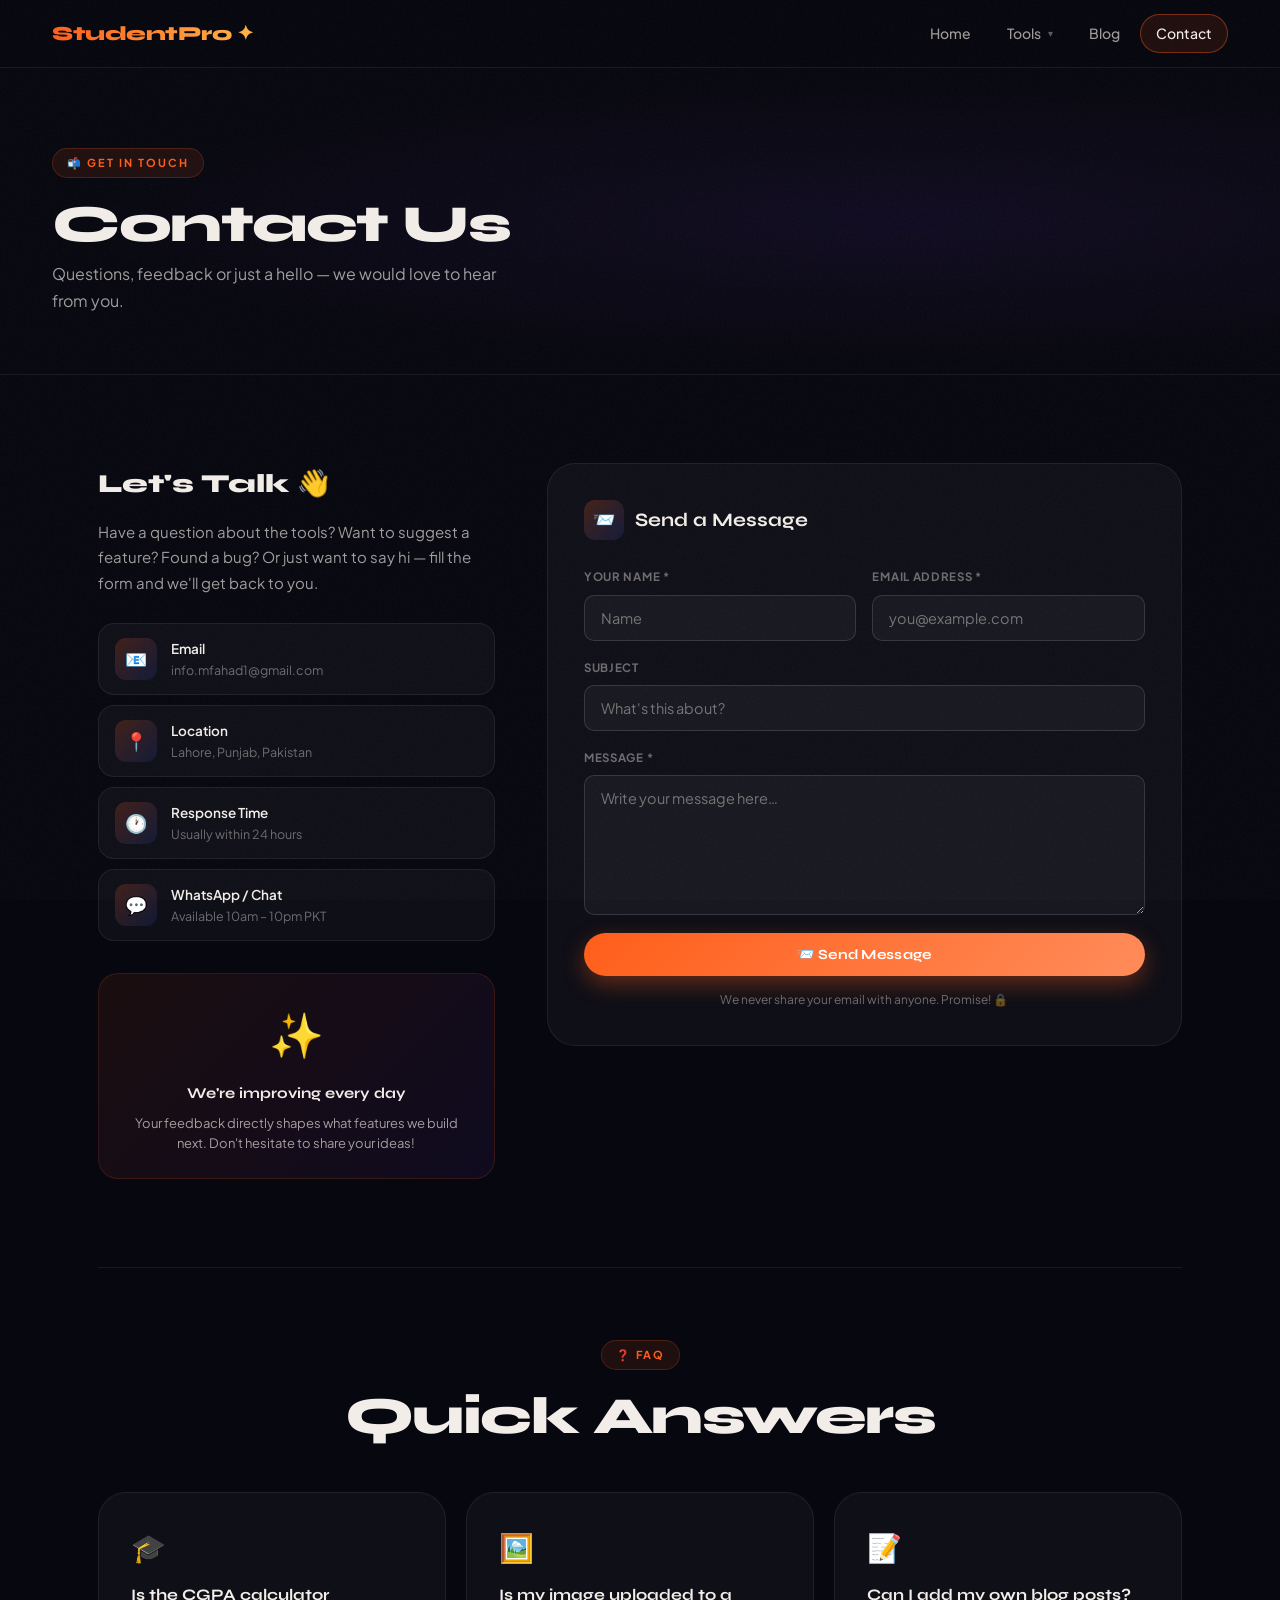
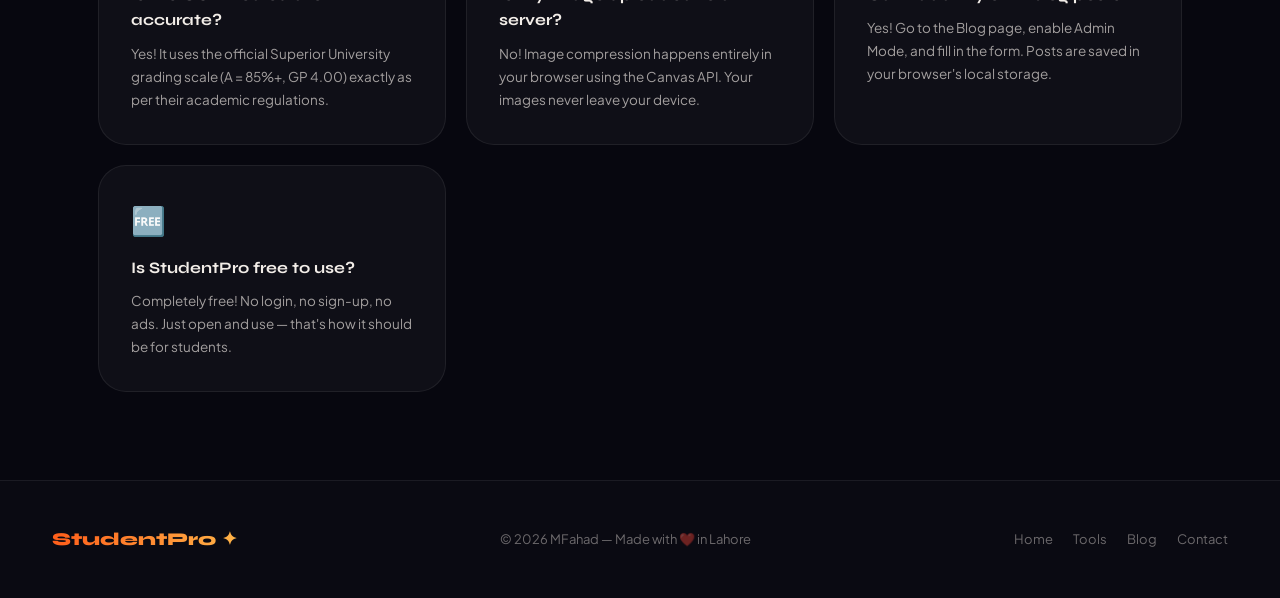
<file: contact.html>
<!DOCTYPE html>
<html lang="en">
<head>
<meta charset="UTF-8">
<meta name="viewport" content="width=device-width, initial-scale=1.0">
<title>StudentPro — Contact</title>
<link rel="stylesheet" href="style.css">
</head>
<body>

<!-- NAVBAR -->
<nav class="navbar">
  <a href="index.html" class="nav-logo">StudentPro ✦</a>
  <div class="nav-links">
    <a href="index.html">Home</a>
    <div class="nav-dropdown">
      <a href="tools.html" style="display:flex;align-items:center;gap:4px">
        Tools <span class="dropdown-arrow">▾</span>
      </a>
      <div class="nav-dropdown-menu">
        <a class="dropdown-item" href="tools.html?tool=age">
          <div class="di-icon">🎂</div><div><strong style="font-size:13px;font-family:'Syne',sans-serif">Age Finder</strong><br><span style="font-size:11px;color:var(--muted)">DOB → Exact Age</span></div>
        </a>
        <a class="dropdown-item" href="tools.html?tool=cgpa">
          <div class="di-icon">🎓</div><div><strong style="font-size:13px;font-family:'Syne',sans-serif">CGPA Calculator</strong><br><span style="font-size:11px;color:var(--muted)">University Grading</span></div>
        </a>
        <a class="dropdown-item" href="tools.html?tool=image">
          <div class="di-icon">🖼️</div><div><strong style="font-size:13px;font-family:'Syne',sans-serif">Image Compressor</strong><br><span style="font-size:11px;color:var(--muted)">Resize & Compress</span></div>
        </a>
      </div>
    </div>
    <a href="blog.html">Blog</a>
    <a href="contact.html" class="active">Contact</a>
  </div>
</nav>

<div class="page">

  <!-- PAGE HERO -->
  <div class="page-hero" style="background:radial-gradient(ellipse at 70% 50%,rgba(124,58,237,.08) 0%,transparent 65%)">
    <div class="page-hero-inner">
      <div class="section-tag">📬 Get In Touch</div>
      <h1 class="section-title" style="margin-bottom:8px">Contact Us</h1>
      <p class="section-sub">Questions, feedback or just a hello — we would love to hear from you.</p>
    </div>
  </div>

  <section class="section">
    <div class="container">
      <div class="contact-layout">

        <!-- LEFT INFO -->
        <div class="fade-up">
          <h3 class="contact-info" style="font-family:'Syne',sans-serif;font-size:26px;font-weight:800;margin-bottom:14px">Let's Talk 👋</h3>
          <p style="color:var(--muted2);line-height:1.7;margin-bottom:28px;font-size:15px">
            Have a question about the tools? Want to suggest a feature? Found a bug? Or just want to say hi — fill the form and we'll get back to you.
          </p>

          <div class="c-item fade-up">
            <div class="c-icon">📧</div>
            <div class="c-item-text">
              <p>Email</p>
              <p>info.mfahad1@gmail.com</p>
            </div>
          </div>

          <div class="c-item fade-up">
            <div class="c-icon">📍</div>
            <div class="c-item-text">
              <p>Location</p>
              <p>Lahore, Punjab, Pakistan</p>
            </div>
          </div>

          <div class="c-item fade-up">
            <div class="c-icon">🕐</div>
            <div class="c-item-text">
              <p>Response Time</p>
              <p>Usually within 24 hours</p>
            </div>
          </div>

          <div class="c-item fade-up">
            <div class="c-icon">💬</div>
            <div class="c-item-text">
              <p>WhatsApp / Chat</p>
              <p>Available 10am – 10pm PKT</p>
            </div>
          </div>

          <!-- Mini illustration -->
          <div style="margin-top:32px;padding:24px;background:linear-gradient(135deg,rgba(255,94,26,.08),rgba(124,58,237,.08));border:1px solid rgba(255,94,26,.15);border-radius:20px;text-align:center">
            <div style="font-size:44px;margin-bottom:12px">✨</div>
            <p style="font-family:'Syne',sans-serif;font-size:15px;font-weight:700;margin-bottom:8px">We're improving every day</p>
            <p style="font-size:13px;color:var(--muted2);line-height:1.6">Your feedback directly shapes what features we build next. Don't hesitate to share your ideas!</p>
          </div>
        </div>

        <!-- RIGHT FORM -->
        <div class="card fade-up" style="padding:36px">
          <div class="card-title" style="margin-bottom:28px"><div class="card-icon">📨</div> Send a Message</div>

          <div class="form-2col" style="margin-bottom:18px">
            <div>
              <label class="form-label">Your Name *</label>
              <input type="text" id="cName" placeholder="Name" style="margin-bottom:0">
            </div>
            <div>
              <label class="form-label">Email Address *</label>
              <input type="email" id="cEmail" placeholder="you@example.com" style="margin-bottom:0">
            </div>
          </div>

          <label class="form-label">Subject</label>
          <input type="text" id="cSubject" placeholder="What's this about?">

          <label class="form-label">Message *</label>
          <textarea id="cMsg" placeholder="Write your message here…" style="min-height:140px"></textarea>

          <button class="btn btn-orange btn-full" onclick="submitContact()">📨 Send Message</button>

          <div class="success-toast" id="contactToast">
            ✅ Message sent successfully! We'll get back to you within 24 hours.
          </div>

          <p style="font-size:12px;color:var(--muted);margin-top:14px;text-align:center">
            We never share your email with anyone. Promise! 🔒
          </p>
        </div>

      </div>
    </div>
  </section>

  <!-- FAQ SECTION -->
  <section class="section" style="padding-top:0">
    <div class="container">
      <hr class="divider" style="margin-bottom:72px">
      <div style="text-align:center;margin-bottom:48px" class="fade-up">
        <div class="section-tag">❓ FAQ</div>
        <h2 class="section-title">Quick Answers</h2>
      </div>
      <div style="display:grid;grid-template-columns:repeat(auto-fill,minmax(280px,1fr));gap:20px">
        <div class="card fade-up">
          <div style="font-size:28px;margin-bottom:12px">🎓</div>
          <h4 style="font-family:'Syne',sans-serif;font-weight:700;margin-bottom:10px">Is the CGPA calculator accurate?</h4>
          <p style="color:var(--muted2);font-size:13.5px;line-height:1.7">Yes! It uses the official Superior University grading scale (A = 85%+, GP 4.00) exactly as per their academic regulations.</p>
        </div>
        <div class="card fade-up">
          <div style="font-size:28px;margin-bottom:12px">🖼️</div>
          <h4 style="font-family:'Syne',sans-serif;font-weight:700;margin-bottom:10px">Is my image uploaded to a server?</h4>
          <p style="color:var(--muted2);font-size:13.5px;line-height:1.7">No! Image compression happens entirely in your browser using the Canvas API. Your images never leave your device.</p>
        </div>
        <div class="card fade-up">
          <div style="font-size:28px;margin-bottom:12px">📝</div>
          <h4 style="font-family:'Syne',sans-serif;font-weight:700;margin-bottom:10px">Can I add my own blog posts?</h4>
          <p style="color:var(--muted2);font-size:13.5px;line-height:1.7">Yes! Go to the Blog page, enable Admin Mode, and fill in the form. Posts are saved in your browser's local storage.</p>
        </div>
        <div class="card fade-up">
          <div style="font-size:28px;margin-bottom:12px">🆓</div>
          <h4 style="font-family:'Syne',sans-serif;font-weight:700;margin-bottom:10px">Is StudentPro free to use?</h4>
          <p style="color:var(--muted2);font-size:13.5px;line-height:1.7">Completely free! No login, no sign-up, no ads. Just open and use — that's how it should be for students.</p>
        </div>
      </div>
    </div>
  </section>

</div><!-- end .page -->

<!-- FOOTER -->
<footer class="footer">
  <span class="footer-logo">StudentPro ✦</span>
  <p>© 2026 MFahad — Made with ❤️ in Lahore</p>
  <div class="footer-links">
    <a href="index.html">Home</a>
    <a href="tools.html">Tools</a>
    <a href="blog.html">Blog</a>
    <a href="contact.html">Contact</a>
  </div>
</footer>

<script src="script.js"></script>
</body>
</html>
</file>
<file: style.css>
@import url('https://fonts.googleapis.com/css2?family=Syne:wght@400;600;700;800&family=Plus+Jakarta+Sans:wght@300;400;500;600&display=swap');

/* ═══════════════════════════════════════════════════
   ROOT VARIABLES
═══════════════════════════════════════════════════ */
:root {
  --orange:  #ff5e1a;
  --orange2: #ff8c5a;
  --amber:   #ffb347;
  --blue:    #1e40af;
  --blue2:   #3b82f6;
  --teal:    #0d9488;
  --purple:  #7c3aed;
  --bg:      #07070f;
  --bg2:     #0e0e1c;
  --card:    rgba(255,255,255,0.035);
  --card2:   rgba(255,255,255,0.065);
  --border:  rgba(255,255,255,0.07);
  --border2: rgba(255,255,255,0.13);
  --text:    #f2ede8;
  --muted:   rgba(242,237,232,0.42);
  --muted2:  rgba(242,237,232,0.65);
  --r-sm:    10px;
  --r-md:    16px;
  --r-lg:    22px;
  --r-xl:    28px;
}

/* ═══════════════════════════════════════════════════
   RESET & BASE
═══════════════════════════════════════════════════ */
*, *::before, *::after { margin:0; padding:0; box-sizing:border-box; }
html { scroll-behavior:smooth; }
body {
  font-family:'Plus Jakarta Sans',sans-serif;
  background:var(--bg);
  color:var(--text);
  min-height:100vh;
  overflow-x:hidden;
  line-height:1.6;
}
::selection { background:rgba(255,94,26,.28); color:var(--text); }

/* Subtle grain texture */
body::after {
  content:'';
  position:fixed; inset:0; pointer-events:none; z-index:9998;
  background-image:url("data:image/svg+xml,%3Csvg viewBox='0 0 512 512' xmlns='http://www.w3.org/2000/svg'%3E%3Cfilter id='n'%3E%3CfeTurbulence type='fractalNoise' baseFrequency='0.78' numOctaves='4' stitchTiles='stitch'/%3E%3C/filter%3E%3Crect width='100%25' height='100%25' filter='url(%23n)' opacity='0.03'/%3E%3C/svg%3E");
}

/* ═══════════════════════════════════════════════════
   NAVBAR
═══════════════════════════════════════════════════ */
.navbar {
  position:fixed; top:0; left:0; right:0; z-index:1000;
  display:flex; align-items:center; justify-content:space-between;
  padding:0 52px; height:68px;
  background:rgba(7,7,15,0.72);
  backdrop-filter:blur(28px); -webkit-backdrop-filter:blur(28px);
  border-bottom:1px solid var(--border);
}
.nav-logo {
  font-family:'Syne',sans-serif; font-weight:800; font-size:20px;
  background:linear-gradient(90deg,var(--orange),var(--amber));
  -webkit-background-clip:text; -webkit-text-fill-color:transparent;
  text-decoration:none; letter-spacing:-.5px; flex-shrink:0;
}
.nav-links { display:flex; align-items:center; gap:4px; }
.nav-links a {
  color:var(--muted2); text-decoration:none;
  font-size:14px; font-weight:500;
  padding:7px 15px; border-radius:50px;
  transition:all .2s; border:1px solid transparent;
}
.nav-links a:hover  { color:var(--text); border-color:var(--border2); background:var(--card2); }
.nav-links a.active { color:var(--text); border-color:rgba(255,94,26,.4); background:rgba(255,94,26,.1); }

/* Dropdown */
.nav-dropdown { position:relative; }
.nav-dropdown-menu {
  position:absolute; top:calc(100% + 14px); left:50%;
  transform:translateX(-50%) translateY(-8px);
  background:var(--bg2); border:1px solid var(--border2);
  border-radius:var(--r-lg); padding:10px; min-width:230px;
  opacity:0; visibility:hidden; pointer-events:none;
  transition:all .25s cubic-bezier(.34,1.56,.64,1);
  box-shadow:0 28px 64px rgba(0,0,0,.65); z-index:100;
}
.nav-dropdown:hover .nav-dropdown-menu {
  opacity:1; visibility:visible; pointer-events:all;
  transform:translateX(-50%) translateY(0);
}
.dropdown-item {
  display:flex; align-items:center; gap:12px;
  padding:10px 14px; border-radius:12px;
  color:var(--muted2); text-decoration:none; font-size:13.5px; font-weight:500;
  transition:all .18s; cursor:pointer; border:none; background:none; width:100%;
}
.dropdown-item:hover { background:var(--card2); color:var(--text); }
.di-icon {
  width:34px; height:34px; border-radius:9px; flex-shrink:0;
  display:flex; align-items:center; justify-content:center; font-size:16px;
  background:linear-gradient(135deg,rgba(255,94,26,.18),rgba(30,64,175,.18));
}
.dropdown-arrow { font-size:10px; margin-left:3px; opacity:.55; }

/* ═══════════════════════════════════════════════════
   PAGE WRAPPER
═══════════════════════════════════════════════════ */
.page { padding-top:68px; }
.container { max-width:1180px; margin:0 auto; padding:0 48px; }
.section    { padding:88px 0; }
hr.divider  { border:none; border-top:1px solid var(--border); }

.section-tag {
  display:inline-flex; align-items:center; gap:7px;
  font-size:11px; letter-spacing:2px; text-transform:uppercase;
  font-weight:700; color:var(--orange); margin-bottom:18px;
  padding:5px 14px; border-radius:50px;
  background:rgba(255,94,26,.1); border:1px solid rgba(255,94,26,.2);
}
.section-title {
  font-family:'Syne',sans-serif;
  font-size:clamp(28px,4.5vw,52px);
  font-weight:800; letter-spacing:-1.5px; line-height:1.08; margin-bottom:16px;
}
.section-sub { color:var(--muted2); font-size:16px; max-width:480px; line-height:1.7; }

.page-hero {
  padding:80px 52px 60px;
  background:radial-gradient(ellipse at 30% 50%,rgba(255,94,26,.07) 0%,transparent 65%);
  border-bottom:1px solid var(--border);
}
.page-hero-inner { max-width:1180px; margin:0 auto; }

/* ═══════════════════════════════════════════════════
   CARDS
═══════════════════════════════════════════════════ */
.card {
  background:var(--card);
  border:1px solid var(--border);
  border-radius:var(--r-xl);
  padding:32px;
  transition:border-color .3s, transform .3s, box-shadow .3s;
  position:relative; overflow:hidden;
}
.card::before {
  content:''; position:absolute; top:0; left:0; right:0; height:1px;
  background:linear-gradient(90deg,transparent,var(--orange),transparent);
  opacity:0; transition:opacity .3s;
}
.card:hover { border-color:rgba(255,94,26,.2); transform:translateY(-3px); box-shadow:0 22px 52px rgba(0,0,0,.4); }
.card:hover::before { opacity:1; }
.card-title {
  font-family:'Syne',sans-serif; font-size:19px; font-weight:700;
  display:flex; align-items:center; gap:11px; margin-bottom:24px;
}
.card-icon {
  width:40px; height:40px; border-radius:11px; flex-shrink:0;
  display:flex; align-items:center; justify-content:center; font-size:18px;
  background:linear-gradient(135deg,rgba(255,94,26,.22),rgba(30,64,175,.22));
}

/* ═══════════════════════════════════════════════════
   FORM ELEMENTS
═══════════════════════════════════════════════════ */
.form-label {
  display:block; font-size:11.5px; letter-spacing:.7px; text-transform:uppercase;
  font-weight:700; color:var(--muted); margin-bottom:8px;
}
input[type=text], input[type=email], input[type=number], input[type=date],
select, textarea {
  width:100%; padding:13px 16px;
  background:rgba(255,255,255,.04);
  border:1px solid var(--border2);
  border-radius:var(--r-sm);
  color:var(--text); font-family:'Plus Jakarta Sans',sans-serif; font-size:14.5px;
  transition:all .2s; outline:none; display:block; margin-bottom:18px;
}
input[type=text]:focus, input[type=email]:focus,
input[type=number]:focus, input[type=date]:focus,
select:focus, textarea:focus {
  border-color:rgba(255,94,26,.55);
  background:rgba(255,94,26,.04);
  box-shadow:0 0 0 3px rgba(255,94,26,.1);
}
select option { background:var(--bg2); color:var(--text); }
textarea { resize:vertical; min-height:110px; }
input[type=file] { padding:11px; cursor:pointer; border-style:dashed; }

/* ═══════════════════════════════════════════════════
   BUTTONS
═══════════════════════════════════════════════════ */
.btn {
  display:inline-flex; align-items:center; justify-content:center; gap:8px;
  padding:13px 28px; border-radius:50px; border:none; cursor:pointer;
  font-family:'Syne',sans-serif; font-size:14px; font-weight:700; letter-spacing:.3px;
  transition:all .22s; text-decoration:none;
}
.btn-orange { background:linear-gradient(135deg,var(--orange),var(--orange2)); color:#fff; box-shadow:0 8px 22px rgba(255,94,26,.35); }
.btn-orange:hover { transform:translateY(-2px); box-shadow:0 14px 32px rgba(255,94,26,.5); }
.btn-blue   { background:linear-gradient(135deg,var(--blue),var(--blue2));     color:#fff; box-shadow:0 8px 22px rgba(30,64,175,.35); }
.btn-blue:hover { transform:translateY(-2px); }
.btn-teal   { background:linear-gradient(135deg,var(--teal),#14b8a6);           color:#fff; box-shadow:0 8px 22px rgba(13,148,136,.35); }
.btn-teal:hover { transform:translateY(-2px); }
.btn-ghost  { background:var(--card2); border:1px solid var(--border2); color:var(--muted2); }
.btn-ghost:hover { color:var(--text); border-color:rgba(255,94,26,.3); background:rgba(255,94,26,.08); }
.btn-sm   { padding:9px 18px; font-size:13px; }
.btn-full { width:100%; }

/* ═══════════════════════════════════════════════════
   RESULT REVEAL
═══════════════════════════════════════════════════ */
.result-reveal {
  margin-top:24px; padding:28px;
  background:linear-gradient(135deg,rgba(255,94,26,.07),rgba(30,64,175,.07));
  border:1px solid rgba(255,94,26,.18); border-radius:var(--r-lg);
  display:none; animation:fadeSlide .4s cubic-bezier(.34,1.56,.64,1);
}
.result-reveal.show { display:block; }
@keyframes fadeSlide { from{opacity:0;transform:translateY(14px);}to{opacity:1;transform:translateY(0);} }

.big-stat {
  font-family:'Syne',sans-serif; font-size:52px; font-weight:800;
  background:linear-gradient(135deg,var(--orange),var(--amber));
  -webkit-background-clip:text; -webkit-text-fill-color:transparent; line-height:1;
}
.stat-label { font-size:11.5px; color:var(--muted); letter-spacing:.8px; text-transform:uppercase; margin-top:5px; }
.stat-box {
  text-align:center; padding:20px 16px;
  background:rgba(255,255,255,.03); border:1px solid var(--border); border-radius:var(--r-md);
}

/* ═══════════════════════════════════════════════════
   TOOLS PAGE — TABS
═══════════════════════════════════════════════════ */
.tools-tabs {
  display:flex; flex-wrap:wrap; gap:10px;
  padding:22px 52px;
  border-bottom:1px solid var(--border);
  background:rgba(7,7,15,.6);
  position:sticky; top:68px; z-index:100;
  backdrop-filter:blur(24px);
}
.tool-tab {
  display:flex; align-items:center; gap:9px;
  padding:10px 22px; border-radius:50px;
  border:1px solid var(--border2);
  background:transparent; color:var(--muted2);
  font-family:'Syne',sans-serif; font-size:13.5px; font-weight:700;
  cursor:pointer; transition:all .22s;
}
.tool-tab .tab-icon { font-size:17px; }
.tool-tab:hover  { color:var(--text); border-color:rgba(255,94,26,.35); background:rgba(255,94,26,.07); }
.tool-tab.active {
  color:#fff;
  background:linear-gradient(135deg,var(--orange),var(--orange2));
  border-color:transparent;
  box-shadow:0 8px 24px rgba(255,94,26,.38);
}

.tool-section { display:none; animation:fadeSlide .35s ease; }
.tools-main   { padding:44px 52px; }

/* ═══════════════════════════════════════════════════
   CGPA TOOL — CENTER FORM ONLY, EXPAND ON RESULTS
═══════════════════════════════════════════════════ */
#cgpa.tools-main {
  padding:44px 32px;
}

/* Default: single column, centered, max 820px */
.cgpa-layout {
  display:grid;
  grid-template-columns:1fr;
  gap:28px;
  max-width:820px;
  margin:0 auto;
  transition:max-width .5s ease, grid-template-columns .5s ease;
}

/* After calculate → two columns, full width */
.cgpa-layout.has-results {
  grid-template-columns:1.75fr 1fr;
  max-width:1440px;
}

.cgpa-form-col { width:100%; }

/* Grading side panel — hidden until results */
.grade-ref-col {
  display:none;
  position:sticky;
  top:160px;
}
.cgpa-layout.has-results .grade-ref-col {
  display:block;
  animation:fadeSlide .45s ease .1s both;
}

/* ── Subject rows — wide course name ── */
.subject-row {
  display:grid;
  grid-template-columns:1fr 116px 126px 44px;
  gap:13px; align-items:center; margin-bottom:13px;
}
.subject-row input, .subject-row select {
  margin-bottom:0; padding:15px 18px; font-size:15px;
}
.del-btn {
  width:44px; height:44px; border-radius:12px;
  background:rgba(239,68,68,.1); border:1px solid rgba(239,68,68,.2);
  color:#f87171; font-size:22px; cursor:pointer;
  display:flex; align-items:center; justify-content:center;
  transition:all .18s; flex-shrink:0; line-height:1;
}
.del-btn:hover { background:rgba(239,68,68,.28); }

.row-header {
  display:grid;
  grid-template-columns:1fr 116px 126px 44px;
  gap:13px;
  font-size:11px; letter-spacing:.8px; text-transform:uppercase;
  color:var(--muted); font-weight:700;
  padding:0 0 9px; border-bottom:1px solid var(--border); margin-bottom:15px;
}
.row-header span { padding:0 18px; }

/* ── CGPA Big result box ── */
.cgpa-big-result {
  text-align:center; padding:36px 28px; margin-bottom:24px;
  background:linear-gradient(135deg,rgba(255,94,26,.09),rgba(30,64,175,.09),rgba(124,58,237,.05));
  border:2px solid rgba(255,94,26,.26); border-radius:var(--r-xl);
  position:relative; overflow:hidden;
}
.cgpa-big-result::before {
  content:''; position:absolute; inset:0;
  background:radial-gradient(ellipse at 50% -20%,rgba(255,94,26,.1),transparent 65%);
}
.cgpa-big-number {
  font-family:'Syne',sans-serif; font-size:92px; font-weight:800; line-height:1;
  background:linear-gradient(135deg,var(--orange),var(--amber),var(--blue2));
  -webkit-background-clip:text; -webkit-text-fill-color:transparent;
  position:relative; z-index:1;
}
.cgpa-big-label {
  font-size:12px; color:var(--muted); letter-spacing:2px;
  text-transform:uppercase; margin-top:8px; font-weight:600;
}
.cgpa-status-pill {
  display:inline-flex; align-items:center; gap:8px;
  padding:9px 20px; border-radius:50px; margin-top:18px;
  font-size:13.5px; font-weight:700;
}

/* ── Grade results table ── */
.grade-table {
  width:100%; border-collapse:separate; border-spacing:0 4px; font-size:13px;
}
.grade-table thead th {
  font-size:10.5px; letter-spacing:1px; text-transform:uppercase;
  color:var(--muted); font-weight:700; padding:6px 12px;
}
.grade-table tbody tr { background:rgba(255,255,255,.025); border-radius:var(--r-sm); transition:background .18s; }
.grade-table tbody tr:hover { background:rgba(255,255,255,.05); }
.grade-table td { padding:10px 12px; vertical-align:middle; }
.grade-table td:first-child { border-radius:9px 0 0 9px; }
.grade-table td:last-child  { border-radius:0 9px 9px 0; }
.grade-badge {
  display:inline-flex; align-items:center; justify-content:center;
  width:36px; height:24px; border-radius:7px;
  font-family:'Syne',sans-serif; font-size:11.5px; font-weight:700;
}
.gp-bar  { display:flex; align-items:center; gap:7px; }
.gp-fill { height:5px; border-radius:50px; min-width:4px; }

/* ── Compact grading scale side panel ── */
.grade-ref-col .card { padding:22px 18px; }

.grade-table-compact {
  width:100%; border-collapse:separate; border-spacing:0 3px; font-size:12.5px;
}
.grade-table-compact thead th {
  font-size:10px; letter-spacing:.9px; text-transform:uppercase;
  color:var(--muted); font-weight:700; padding:5px 9px;
}
.grade-table-compact tbody tr { background:rgba(255,255,255,.025); border-radius:8px; transition:background .15s; }
.grade-table-compact tbody tr:hover { background:rgba(255,255,255,.05); }
.grade-table-compact td { padding:7px 9px; vertical-align:middle; white-space:nowrap; }
.grade-table-compact td:first-child { border-radius:7px 0 0 7px; }
.grade-table-compact td:last-child  { border-radius:0 7px 7px 0; }
.g-badge {
  display:inline-flex; align-items:center; justify-content:center;
  width:30px; height:21px; border-radius:6px;
  font-family:'Syne',sans-serif; font-size:11px; font-weight:700;
}
.g-bar { height:4px; border-radius:50px; min-width:6px; display:block; }

/* ═══════════════════════════════════════════════════
   IMAGE COMPRESSOR
═══════════════════════════════════════════════════ */
.img-compare    { display:grid; grid-template-columns:1fr 1fr; gap:16px; margin-bottom:16px; }
.img-box img    { width:100%; height:150px; object-fit:cover; border-radius:14px; border:1px solid var(--border); }
.img-box p      { font-size:12px; color:var(--muted); margin-top:8px; text-align:center; }
.img-stats      { display:grid; grid-template-columns:repeat(3,1fr); gap:10px; margin-bottom:18px; }
.img-stat       { text-align:center; padding:14px; background:rgba(255,255,255,.03); border:1px solid var(--border); border-radius:14px; }
.img-stat-val   { font-family:'Syne',sans-serif; font-size:18px; font-weight:700; color:var(--orange); }
.img-stat-lbl   { font-size:11px; color:var(--muted); margin-top:3px; }

/* ═══════════════════════════════════════════════════
   BLOG
═══════════════════════════════════════════════════ */
.blog-grid { display:grid; grid-template-columns:repeat(auto-fill,minmax(320px,1fr)); gap:24px; }
.blog-card {
  background:var(--card); border:1px solid var(--border);
  border-radius:var(--r-xl); overflow:hidden;
  transition:all .28s; cursor:pointer; display:flex; flex-direction:column;
}
.blog-card:hover { transform:translateY(-6px); border-color:rgba(255,94,26,.3); box-shadow:0 28px 60px rgba(0,0,0,.5); }
.blog-img         { width:100%; height:195px; object-fit:cover; display:block; }
.blog-img-placeholder {
  width:100%; height:195px;
  background:linear-gradient(135deg,rgba(255,94,26,.15),rgba(30,64,175,.2),rgba(124,58,237,.15));
  display:flex; align-items:center; justify-content:center; font-size:46px;
}
.blog-body        { padding:24px; flex:1; display:flex; flex-direction:column; }
.blog-tag-pill    {
  display:inline-block; padding:4px 11px; border-radius:50px;
  font-size:11.5px; font-weight:700; letter-spacing:.4px;
  background:rgba(255,94,26,.15); color:var(--orange); margin-bottom:12px;
}
.blog-body h3     { font-family:'Syne',sans-serif; font-size:18px; font-weight:700; line-height:1.3; margin-bottom:10px; }
.blog-body p      { color:var(--muted2); font-size:13.5px; line-height:1.7; flex:1; }
.blog-meta        { display:flex; align-items:center; justify-content:space-between; margin-top:16px; padding-top:14px; border-top:1px solid var(--border); font-size:12px; color:var(--muted); }
.read-more-link   { display:inline-flex; align-items:center; gap:5px; color:var(--orange); font-weight:600; font-size:13px; }

/* ═══════════════════════════════════════════════════
   MODAL
═══════════════════════════════════════════════════ */
.modal-overlay {
  position:fixed; inset:0; z-index:2000;
  background:rgba(7,7,15,.88); backdrop-filter:blur(20px);
  display:none; align-items:flex-start; justify-content:center;
  padding:40px 24px; overflow-y:auto;
}
.modal-overlay.show { display:flex; }
.modal-box {
  background:var(--bg2); border:1px solid var(--border2);
  border-radius:var(--r-xl); max-width:720px; width:100%;
  animation:mIn .3s cubic-bezier(.34,1.56,.64,1); overflow:hidden;
}
@keyframes mIn { from{transform:scale(.92);opacity:0;}to{transform:scale(1);opacity:1;} }
@keyframes shake{0%,100%{transform:translateX(0);}20%,60%{transform:translateX(-8px);}40%,80%{transform:translateX(8px);}}
.modal-cover   { width:100%; max-height:280px; object-fit:cover; display:block; }
.modal-body    { padding:36px; }
.modal-body h2 { font-family:'Syne',sans-serif; font-size:26px; font-weight:800; margin-bottom:8px; }
.modal-body .modal-date { font-size:12px; color:var(--muted); margin-bottom:24px; display:block; }
.modal-body p  { color:var(--muted2); line-height:1.8; margin-bottom:14px; }
.modal-close-btn {
  float:right; margin:16px 16px 0 0;
  width:38px; height:38px; border-radius:50%;
  background:rgba(255,255,255,.08); border:1px solid var(--border2);
  color:var(--text); font-size:20px; cursor:pointer;
  display:flex; align-items:center; justify-content:center; transition:all .2s;
}
.modal-close-btn:hover { background:rgba(255,94,26,.2); }

/* ═══════════════════════════════════════════════════
   BLOG EDITOR
═══════════════════════════════════════════════════ */
.admin-bar {
  display:flex; align-items:center; gap:12px; padding:16px 22px;
  background:rgba(255,94,26,.06); border:1px solid rgba(255,94,26,.18);
  border-radius:var(--r-md); margin-bottom:36px; font-size:14px;
}
.toggle-wrap { position:relative; width:42px; height:23px; flex-shrink:0; }
.toggle-wrap input { opacity:0; width:0; height:0; }
.toggle-track {
  position:absolute; inset:0; border-radius:50px; cursor:pointer;
  background:rgba(255,255,255,.1); border:1px solid var(--border2); transition:.3s;
}
.toggle-track::before {
  content:''; position:absolute; width:17px; height:17px; border-radius:50%;
  background:var(--muted); bottom:2px; left:2px; transition:.3s;
}
.toggle-wrap input:checked ~ .toggle-track { background:rgba(255,94,26,.28); border-color:var(--orange); }
.toggle-wrap input:checked ~ .toggle-track::before { transform:translateX(19px); background:var(--orange); }
.editor-panel {
  background:var(--card); border:1px solid rgba(255,94,26,.18);
  border-radius:var(--r-xl); padding:32px; margin-bottom:48px; display:none;
}
.editor-panel.show { display:block; animation:fadeSlide .3s ease; }
.editor-grid { display:grid; grid-template-columns:1fr 1fr; gap:24px; }
.img-small-prev { width:100%; height:130px; object-fit:cover; border-radius:12px; margin-top:10px; display:none; border:1px solid var(--border); }

/* ═══════════════════════════════════════════════════
   HERO
═══════════════════════════════════════════════════ */
.hero {
  min-height:100vh; display:flex; flex-direction:column;
  align-items:center; justify-content:center;
  text-align:center; padding:100px 24px 80px;
  position:relative; overflow:hidden;
}
.hero-bg { position:absolute; inset:0; pointer-events:none; overflow:hidden; }
.orb { position:absolute; border-radius:50%; filter:blur(90px); pointer-events:none; }
.orb-1 { width:600px;height:600px; background:radial-gradient(circle,rgba(255,94,26,.28),transparent 70%);  top:-180px;left:-180px; animation:oFloat 9s ease-in-out infinite; }
.orb-2 { width:450px;height:450px; background:radial-gradient(circle,rgba(30,64,175,.32),transparent 70%);  bottom:-100px;right:-80px; animation:oFloat 11s ease-in-out infinite reverse; }
.orb-3 { width:350px;height:350px; background:radial-gradient(circle,rgba(124,58,237,.22),transparent 70%); top:45%;left:55%; animation:oFloat 13s ease-in-out infinite 2s; }
@keyframes oFloat { 0%,100%{transform:translate(0,0);}50%{transform:translate(25px,-35px);} }

.hero-badge {
  display:inline-flex; align-items:center; gap:8px;
  padding:7px 18px; border-radius:50px; font-size:12.5px; font-weight:600;
  background:rgba(255,94,26,.1); border:1px solid rgba(255,94,26,.25);
  color:var(--orange); letter-spacing:.4px; margin-bottom:28px;
}
.hero h1 {
  font-family:'Syne',sans-serif;
  font-size:clamp(52px,9vw,100px); font-weight:800; line-height:.92;
  letter-spacing:-3.5px; margin-bottom:24px;
}
.hero h1 .grad {
  background:linear-gradient(135deg,var(--orange) 0%,var(--amber) 35%,var(--blue2) 70%,var(--purple) 100%);
  -webkit-background-clip:text; -webkit-text-fill-color:transparent;
}
.hero-sub { color:var(--muted2); font-size:17px; max-width:460px; line-height:1.7; margin-bottom:52px; }
.hero-tools-row { display:flex; flex-wrap:wrap; gap:12px; justify-content:center; max-width:720px; }
.hero-tool-chip {
  display:flex; align-items:center; gap:10px;
  padding:13px 20px; border-radius:16px;
  background:var(--card); border:1px solid var(--border2);
  color:var(--text); text-decoration:none; font-size:13.5px; font-weight:500;
  cursor:pointer; transition:all .22s; position:relative; overflow:hidden;
}
.hero-tool-chip::before {
  content:''; position:absolute; inset:0;
  background:linear-gradient(135deg,rgba(255,94,26,.12),rgba(30,64,175,.12));
  opacity:0; transition:opacity .22s;
}
.hero-tool-chip:hover { transform:translateY(-3px); border-color:rgba(255,94,26,.4); box-shadow:0 14px 36px rgba(255,94,26,.18); }
.hero-tool-chip:hover::before { opacity:1; }
.chip-icon { font-size:21px; }
.chip-text strong { display:block; font-family:'Syne',sans-serif; font-weight:700; font-size:14px; }
.chip-text span   { font-size:12px; color:var(--muted); display:block; }

/* ═══════════════════════════════════════════════════
   CONTACT
═══════════════════════════════════════════════════ */
.contact-layout { display:grid; grid-template-columns:1fr 1.6fr; gap:52px; align-items:start; }
.c-item {
  display:flex; align-items:center; gap:14px; padding:14px 16px;
  background:var(--card); border:1px solid var(--border); border-radius:var(--r-md); margin-bottom:10px;
}
.c-icon {
  width:42px; height:42px; border-radius:11px; flex-shrink:0;
  background:linear-gradient(135deg,rgba(255,94,26,.2),rgba(30,64,175,.2));
  display:flex; align-items:center; justify-content:center; font-size:18px;
}
.c-item-text p:first-child { font-weight:600; font-size:13.5px; }
.c-item-text p:last-child   { font-size:12.5px; color:var(--muted); }
.form-2col { display:grid; grid-template-columns:1fr 1fr; gap:16px; }
.form-2col input { margin-bottom:0; }
.success-toast {
  padding:14px 18px; background:rgba(13,148,136,.14);
  border:1px solid rgba(13,148,136,.28); border-radius:var(--r-sm);
  color:#5eead4; font-size:13.5px; text-align:center;
  margin-top:14px; display:none;
}
.success-toast.show { display:block; animation:fadeSlide .3s ease; }

/* ═══════════════════════════════════════════════════
   ERROR BOX
═══════════════════════════════════════════════════ */
.err-box {
  display:none; padding:11px 16px; border-radius:10px;
  background:rgba(239,68,68,.1); border:1px solid rgba(239,68,68,.22);
  color:#f87171; font-size:13.5px; margin-top:8px;
}

/* ═══════════════════════════════════════════════════
   SCROLL ANIMATION
═══════════════════════════════════════════════════ */
.fade-up { opacity:0; transform:translateY(26px); transition:opacity .6s ease, transform .6s cubic-bezier(.22,.61,.36,1); }
.fade-up.vis { opacity:1; transform:translateY(0); }

/* ═══════════════════════════════════════════════════
   FOOTER
═══════════════════════════════════════════════════ */
.footer {
  padding:44px 52px; border-top:1px solid var(--border);
  display:flex; align-items:center; justify-content:space-between;
  flex-wrap:wrap; gap:16px; background:rgba(255,255,255,.01);
}
.footer-logo {
  font-family:'Syne',sans-serif; font-weight:800; font-size:18px;
  background:linear-gradient(90deg,var(--orange),var(--amber));
  -webkit-background-clip:text; -webkit-text-fill-color:transparent;
}
.footer p { font-size:13px; color:var(--muted); }
.footer-links { display:flex; gap:20px; }
.footer-links a { font-size:13px; color:var(--muted); text-decoration:none; transition:color .2s; }
.footer-links a:hover { color:var(--orange); }

/* ═══════════════════════════════════════════════════
   RESPONSIVE
═══════════════════════════════════════════════════ */
@media(max-width:1100px) {
  .cgpa-layout.has-results { grid-template-columns:1.5fr 1fr; }
}
@media(max-width:900px) {
  .navbar              { padding:0 20px; }
  .container           { padding:0 20px; }
  .tools-tabs          { padding:18px 20px; }
  .tools-main          { padding:28px 20px; }
  #cgpa.tools-main     { padding:24px 16px; }
  .cgpa-layout,
  .cgpa-layout.has-results { grid-template-columns:1fr; max-width:100%; }
  .grade-ref-col       { position:static; }
  .section             { padding:70px 0; }
  .contact-layout      { grid-template-columns:1fr; }
  .editor-grid         { grid-template-columns:1fr; }
  .subject-row         { grid-template-columns:1fr 90px 100px 44px; }
  .row-header          { grid-template-columns:1fr 90px 100px 44px; }
  .footer              { padding:32px 20px; flex-direction:column; align-items:flex-start; }
  .page-hero           { padding:60px 20px 48px; }
  .form-2col           { grid-template-columns:1fr; }
  .hero h1             { letter-spacing:-2px; }
  .cgpa-big-number     { font-size:64px; }
}
@media(max-width:600px) {
  .subject-row         { grid-template-columns:1fr 90px 44px; }
  .subject-row .ch-col { display:none; }
  .row-header          { grid-template-columns:1fr 90px 44px; }
  .row-header .ch-hdr  { display:none; }
  .img-compare         { grid-template-columns:1fr; }
  .cgpa-big-number     { font-size:52px; }
}
</file>
